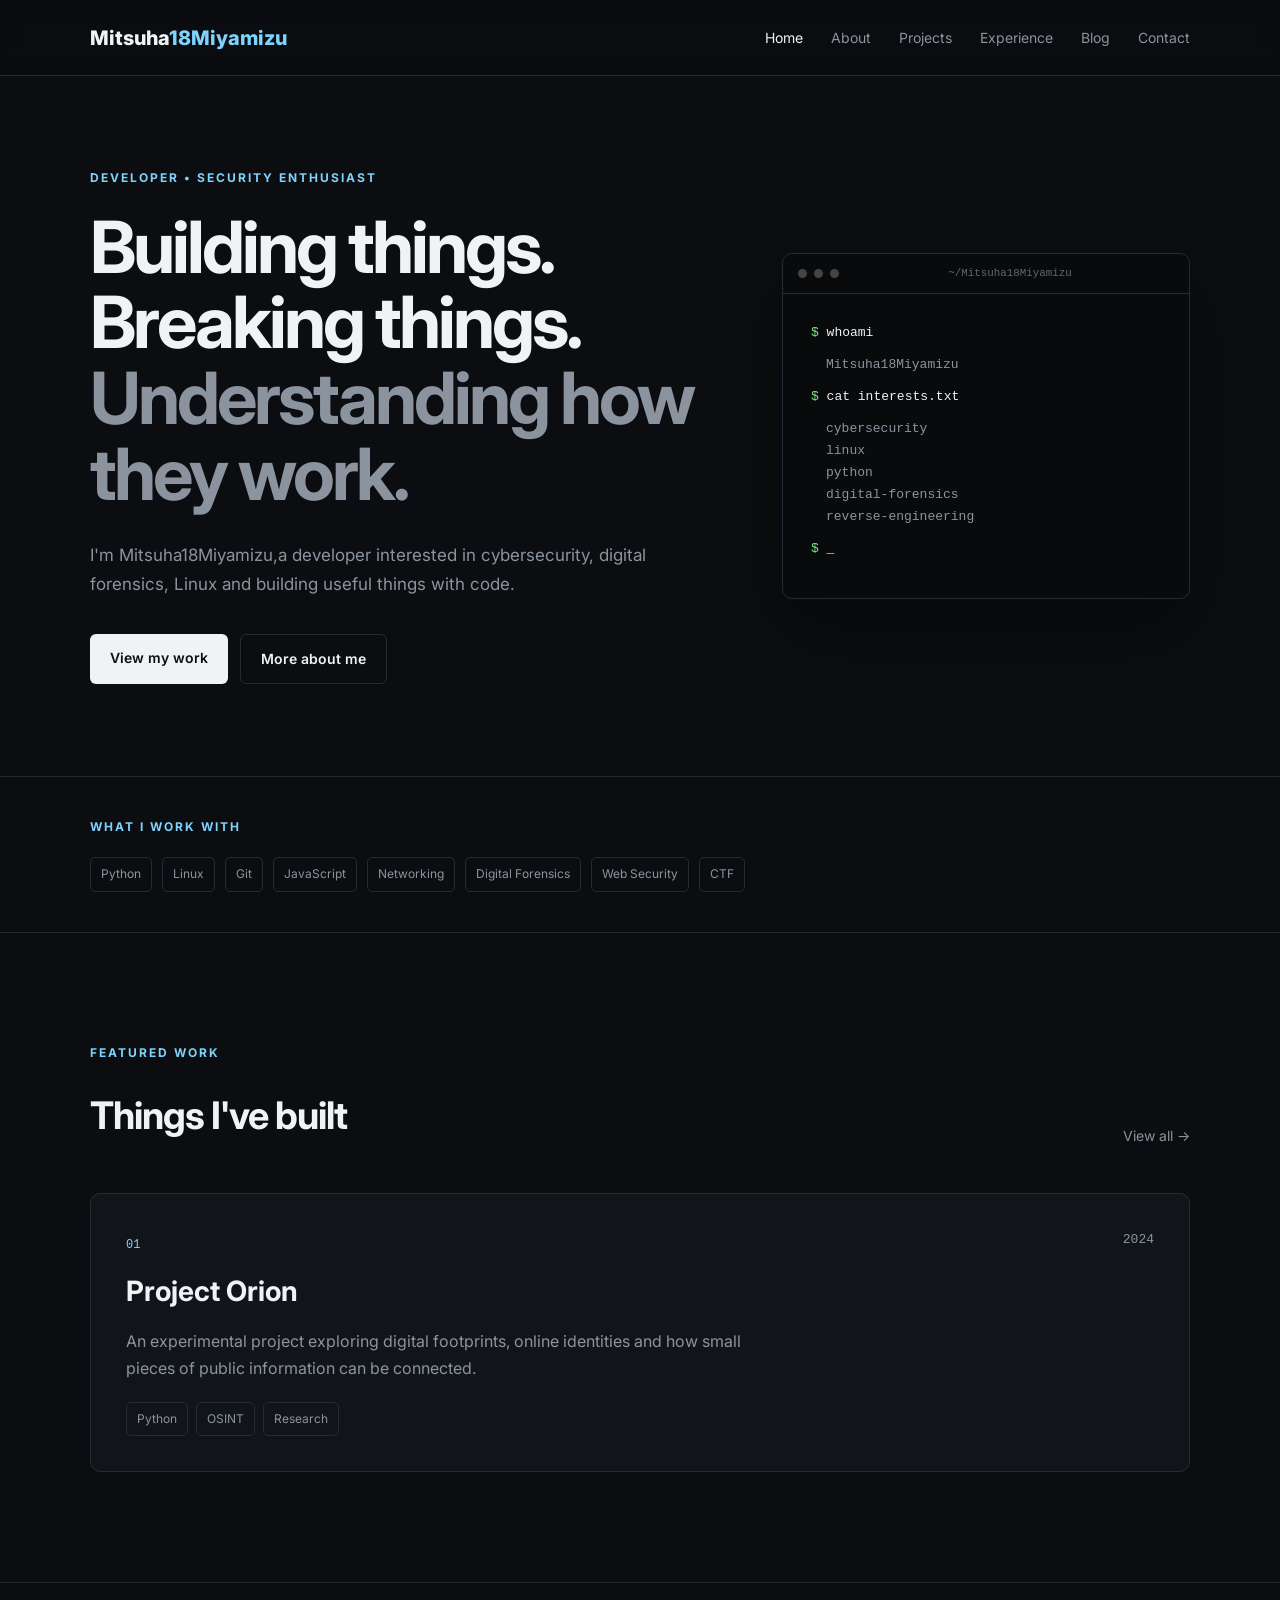
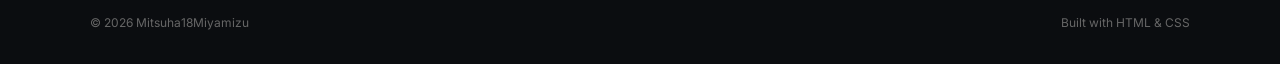
<file: index.html>
<!DOCTYPE html>
<html lang="en">
<head>
    <meta charset="UTF-8">
    <meta name="viewport" content="width=device-width, initial-scale=1.0">

    <meta name="description"
          content="Portfolio of Mitsuha18Miyamizu- developer and cybersecurity enthusiast">

    <meta name="author" content="Mitsuha18Miyamizu">

    <title>Mitsuha18Miyamizu — Developer & Security Researcher</title>

    <link rel="stylesheet" href="style.css">

    <link rel="preconnect"
          href="https://fonts.googleapis.com">

    <link rel="preconnect"
          href="https://fonts.gstatic.com"
          crossorigin>

    <link href="https://fonts.googleapis.com/css2?family=Inter:wght@400;500;600;700;800&display=swap"
          rel="stylesheet">
</head>

<body>

<!-- NAVBAR -->

<header class="navbar">

    <div class="container nav-container">

        <a href="index.html" class="logo">
            Mitsuha<span>18Miyamizu</span>
        </a>

        <nav>

            <a href="index.html" class="active">Home</a>

            <a href="about.html">About</a>

            <a href="projects.html">Projects</a>

            <a href="experience.html">Experience</a>

            <a href="blog.html">Blog</a>

            <a href="contact.html">Contact</a>

        </nav>

    </div>

</header>


<!-- HERO -->

<section class="hero">

    <div class="container hero-grid">

        <div class="hero-content">

            <p class="eyebrow">
                DEVELOPER • SECURITY ENTHUSIAST
            </p>

            <h1>
                Building things.<br>
                Breaking things.<br>
                <span>Understanding how they work.</span>
            </h1>

            <p class="hero-description">

                I'm Mitsuha18Miyamizu,a developer interested in
                cybersecurity, digital forensics, Linux and
                building useful things with code.

            </p>

            <div class="hero-buttons">

                <a href="projects.html"
                   class="btn primary">
                    View my work
                </a>

                <a href="about.html"
                   class="btn secondary">
                    More about me
                </a>

            </div>

        </div>


        <div class="terminal">

            <div class="terminal-header">

                <span></span>
                <span></span>
                <span></span>

                <small>~/Mitsuha18Miyamizu</small>

            </div>

            <div class="terminal-body">

                <p>
                    <span class="green">$</span>
                    whoami
                </p>

                <p class="output">
                    Mitsuha18Miyamizu
                </p>

                <p>
                    <span class="green">$</span>
                    cat interests.txt
                </p>

                <p class="output">
                    cybersecurity<br>
                    linux<br>
                    python<br>
                    digital-forensics<br>
                    reverse-engineering
                </p>

                <p>
                    <span class="green">$</span>
                    _
                </p>

            </div>

        </div>

    </div>

</section>


<!-- SKILLS -->

<section class="skills-section">

    <div class="container">

        <p class="section-label">
            WHAT I WORK WITH
        </p>

        <div class="skills">

            <span>Python</span>
            <span>Linux</span>
            <span>Git</span>
            <span>JavaScript</span>
            <span>Networking</span>
            <span>Digital Forensics</span>
            <span>Web Security</span>
            <span>CTF</span>

        </div>

    </div>

</section>


<!-- FEATURED PROJECT -->

<section class="section">

    <div class="container">

        <div class="section-heading">

            <div>

                <p class="section-label">
                    FEATURED WORK
                </p>

                <h2>
                    Things I've built
                </h2>

            </div>

            <a href="projects.html"
               class="view-link">
                View all →
            </a>

        </div>


        <div class="featured-project">

            <div>

                <span class="project-number">
                    01
                </span>

                <h3>
                    Project Orion
                </h3>

                <p>

                    An experimental project exploring digital
                    footprints, online identities and how small
                    pieces of public information can be connected.

                </p>

                <div class="tags">

                    <span>Python</span>
                    <span>OSINT</span>
                    <span>Research</span>

                </div>

            </div>

            <div class="project-year">
                2024
            </div>

        </div>

    </div>

</section>


<!-- FOOTER -->

<footer>

    <div class="container footer-content">

        <p>
            © 2026 Mitsuha18Miyamizu
        </p>

        <p>
            Built with HTML & CSS
        </p>

    </div>

</footer>

</body>
</html>
</file>
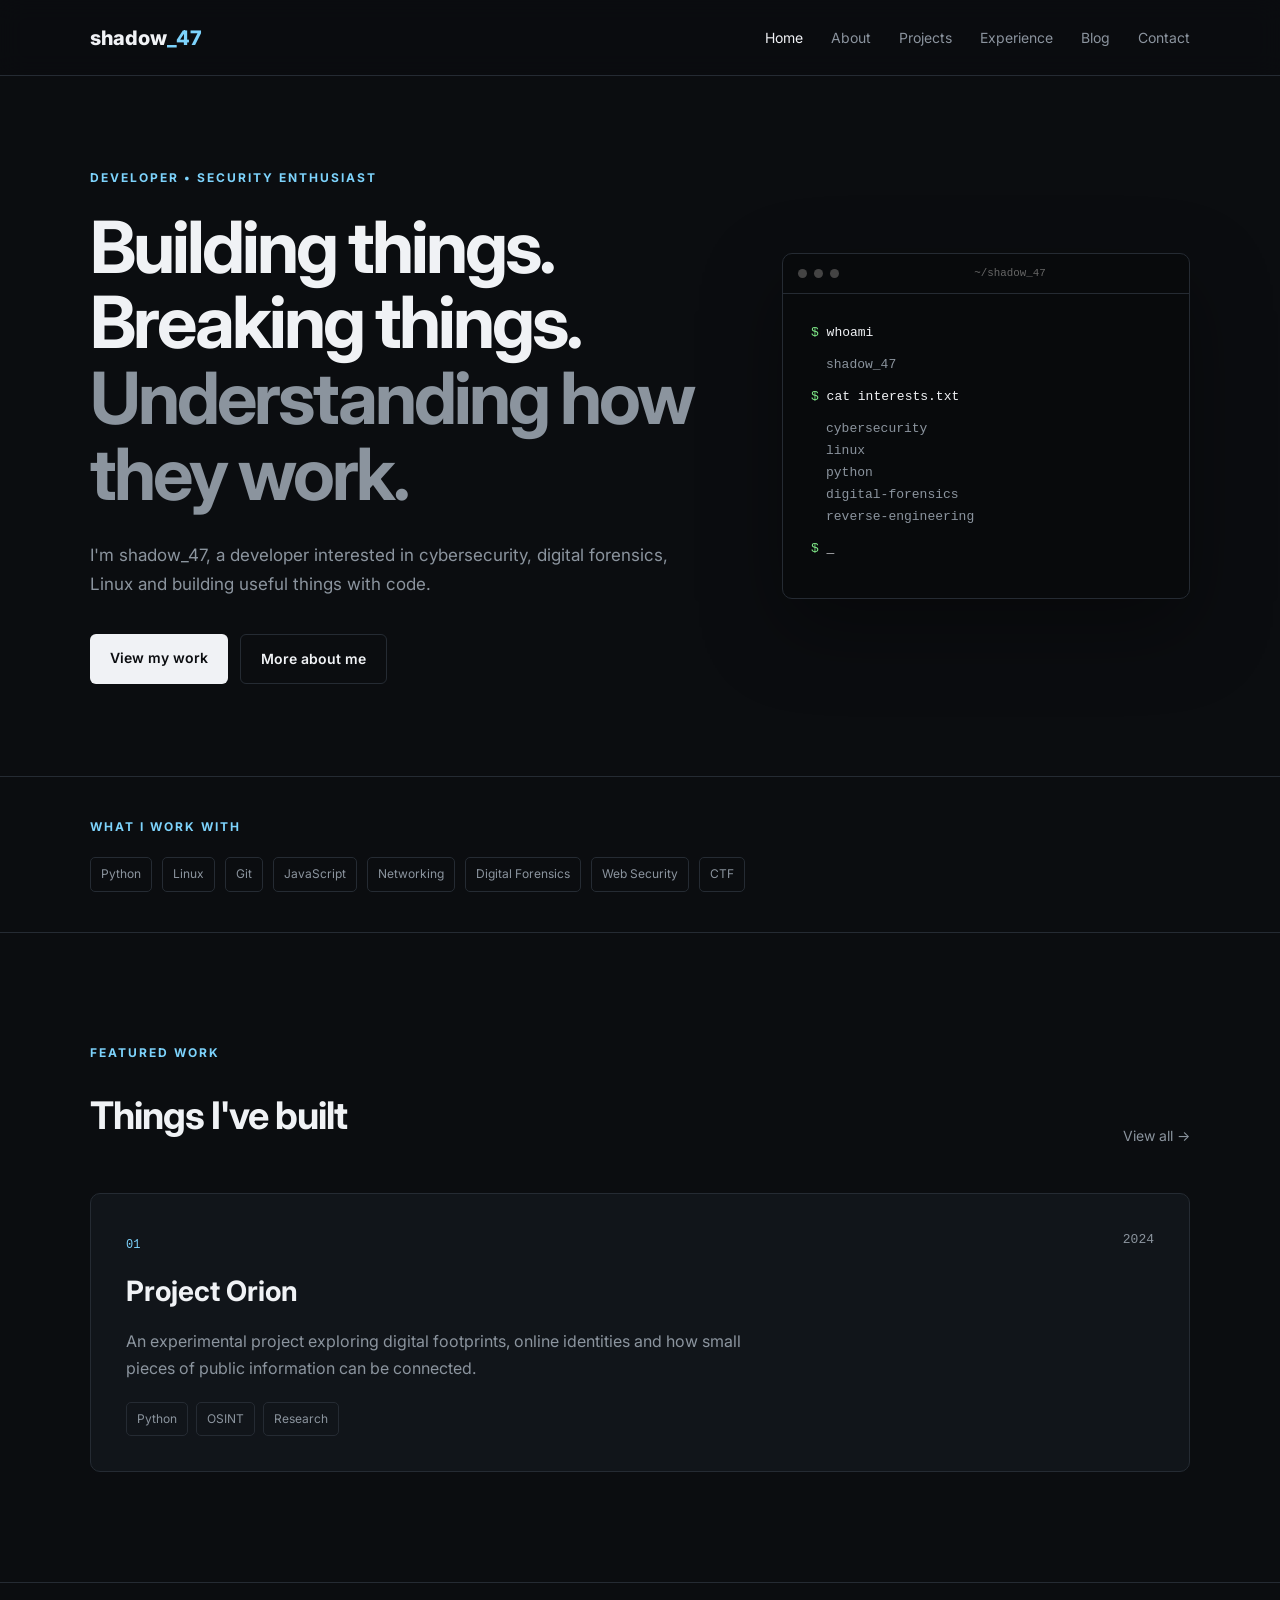
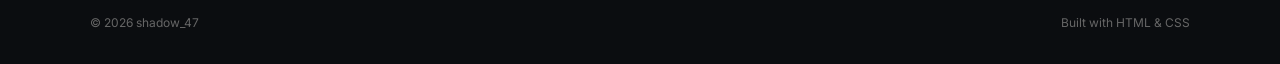
<file: ctf/index.html>
<!DOCTYPE html>
<html lang="en">
<head>
    <meta charset="UTF-8">
    <meta name="viewport" content="width=device-width, initial-scale=1.0">

    <meta name="description"
          content="Portfolio of shadow_47 - developer and cybersecurity enthusiast">

    <meta name="author" content="shadow_47">

    <title>shadow_47 — Developer & Security Researcher</title>

    <link rel="stylesheet" href="style.css">

    <link rel="preconnect"
          href="https://fonts.googleapis.com">

    <link rel="preconnect"
          href="https://fonts.gstatic.com"
          crossorigin>

    <link href="https://fonts.googleapis.com/css2?family=Inter:wght@400;500;600;700;800&display=swap"
          rel="stylesheet">
</head>

<body>

<!-- NAVBAR -->

<header class="navbar">

    <div class="container nav-container">

        <a href="index.html" class="logo">
            shadow<span>_47</span>
        </a>

        <nav>

            <a href="index.html" class="active">Home</a>

            <a href="about.html">About</a>

            <a href="projects.html">Projects</a>

            <a href="experience.html">Experience</a>

            <a href="blog.html">Blog</a>

            <a href="contact.html">Contact</a>

        </nav>

    </div>

</header>


<!-- HERO -->

<section class="hero">

    <div class="container hero-grid">

        <div class="hero-content">

            <p class="eyebrow">
                DEVELOPER • SECURITY ENTHUSIAST
            </p>

            <h1>
                Building things.<br>
                Breaking things.<br>
                <span>Understanding how they work.</span>
            </h1>

            <p class="hero-description">

                I'm shadow_47, a developer interested in
                cybersecurity, digital forensics, Linux and
                building useful things with code.

            </p>

            <div class="hero-buttons">

                <a href="projects.html"
                   class="btn primary">
                    View my work
                </a>

                <a href="about.html"
                   class="btn secondary">
                    More about me
                </a>

            </div>

        </div>


        <div class="terminal">

            <div class="terminal-header">

                <span></span>
                <span></span>
                <span></span>

                <small>~/shadow_47</small>

            </div>

            <div class="terminal-body">

                <p>
                    <span class="green">$</span>
                    whoami
                </p>

                <p class="output">
                    shadow_47
                </p>

                <p>
                    <span class="green">$</span>
                    cat interests.txt
                </p>

                <p class="output">
                    cybersecurity<br>
                    linux<br>
                    python<br>
                    digital-forensics<br>
                    reverse-engineering
                </p>

                <p>
                    <span class="green">$</span>
                    _
                </p>

            </div>

        </div>

    </div>

</section>


<!-- SKILLS -->

<section class="skills-section">

    <div class="container">

        <p class="section-label">
            WHAT I WORK WITH
        </p>

        <div class="skills">

            <span>Python</span>
            <span>Linux</span>
            <span>Git</span>
            <span>JavaScript</span>
            <span>Networking</span>
            <span>Digital Forensics</span>
            <span>Web Security</span>
            <span>CTF</span>

        </div>

    </div>

</section>


<!-- FEATURED PROJECT -->

<section class="section">

    <div class="container">

        <div class="section-heading">

            <div>

                <p class="section-label">
                    FEATURED WORK
                </p>

                <h2>
                    Things I've built
                </h2>

            </div>

            <a href="projects.html"
               class="view-link">
                View all →
            </a>

        </div>


        <div class="featured-project">

            <div>

                <span class="project-number">
                    01
                </span>

                <h3>
                    Project Orion
                </h3>

                <p>

                    An experimental project exploring digital
                    footprints, online identities and how small
                    pieces of public information can be connected.

                </p>

                <div class="tags">

                    <span>Python</span>
                    <span>OSINT</span>
                    <span>Research</span>

                </div>

            </div>

            <div class="project-year">
                2024
            </div>

        </div>

    </div>

</section>


<!-- FOOTER -->

<footer>

    <div class="container footer-content">

        <p>
            © 2026 shadow_47
        </p>

        <p>
            Built with HTML & CSS
        </p>

    </div>

</footer>

</body>
</html>
</file>
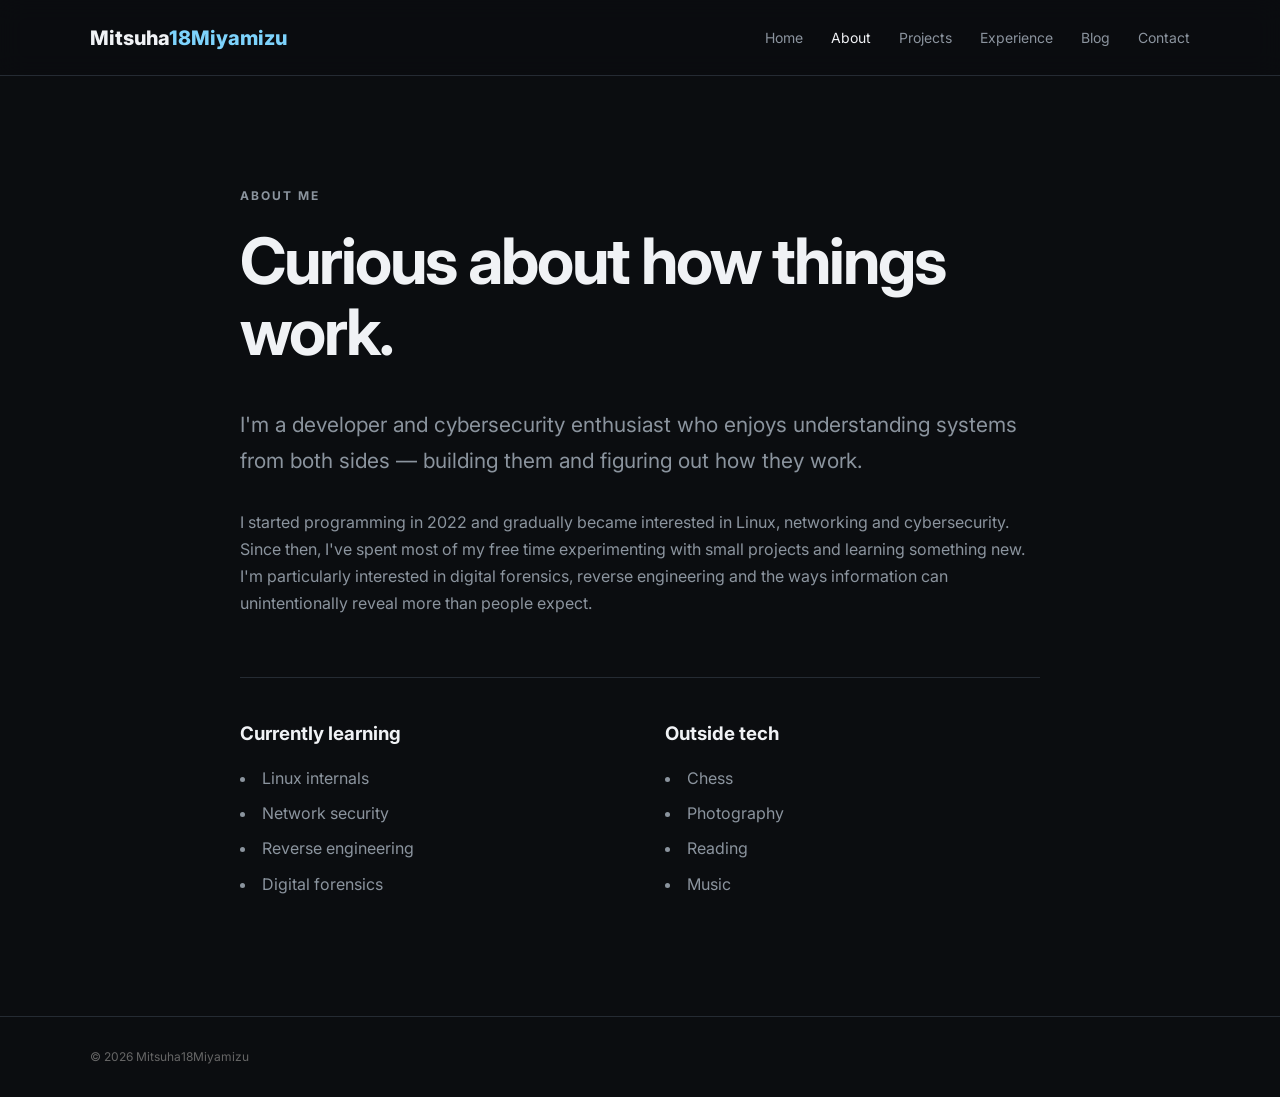
<file: about.html>
<!DOCTYPE html>
<html lang="en">

<head>

    <meta charset="UTF-8">

    <meta name="viewport"
          content="width=device-width, initial-scale=1.0">

    <title>About — Mitsuha18Miyamizu</title>

    <link rel="stylesheet" href="style.css">

    <link href="https://fonts.googleapis.com/css2?family=Inter:wght@400;500;600;700;800&display=swap"
          rel="stylesheet">

</head>

<body>


<header class="navbar">

    <div class="container nav-container">

        <a href="index.html" class="logo">
            Mitsuha<span>18Miyamizu</span>
        </a>

        <nav>

            <a href="index.html">Home</a>
            <a href="about.html" class="active">About</a>
            <a href="projects.html">Projects</a>
            <a href="experience.html">Experience</a>
            <a href="blog.html">Blog</a>
            <a href="contact.html">Contact</a>

        </nav>

    </div>

</header>


<main class="page">

    <div class="container narrow">

        <p class="section-label">
            ABOUT ME
        </p>

        <h1 class="page-title">
            Curious about how things work.
        </h1>


        <p class="large-text">

            I'm a developer and cybersecurity enthusiast who
            enjoys understanding systems from both sides —
            building them and figuring out how they work.

        </p>


        <p>

            I started programming in 2022 and gradually became
            interested in Linux, networking and cybersecurity.
            Since then, I've spent most of my free time
            experimenting with small projects and learning
            something new.

        </p>


        <p>

            I'm particularly interested in digital forensics,
            reverse engineering and the ways information can
            unintentionally reveal more than people expect.

        </p>


        <div class="about-grid">

            <div>

                <h3>Currently learning</h3>

                <ul>

                    <li>Linux internals</li>
                    <li>Network security</li>
                    <li>Reverse engineering</li>
                    <li>Digital forensics</li>

                </ul>

            </div>


            <div>

                <h3>Outside tech</h3>

                <ul>

                    <li>Chess</li>
                    <li>Photography</li>
                    <li>Reading</li>
                    <li>Music</li>

                </ul>

            </div>

        </div>

    </div>

</main>


<footer>

    <div class="container footer-content">

        <p>© 2026 Mitsuha18Miyamizu</p>

    </div>

</footer>


</body>
</html>
</file>
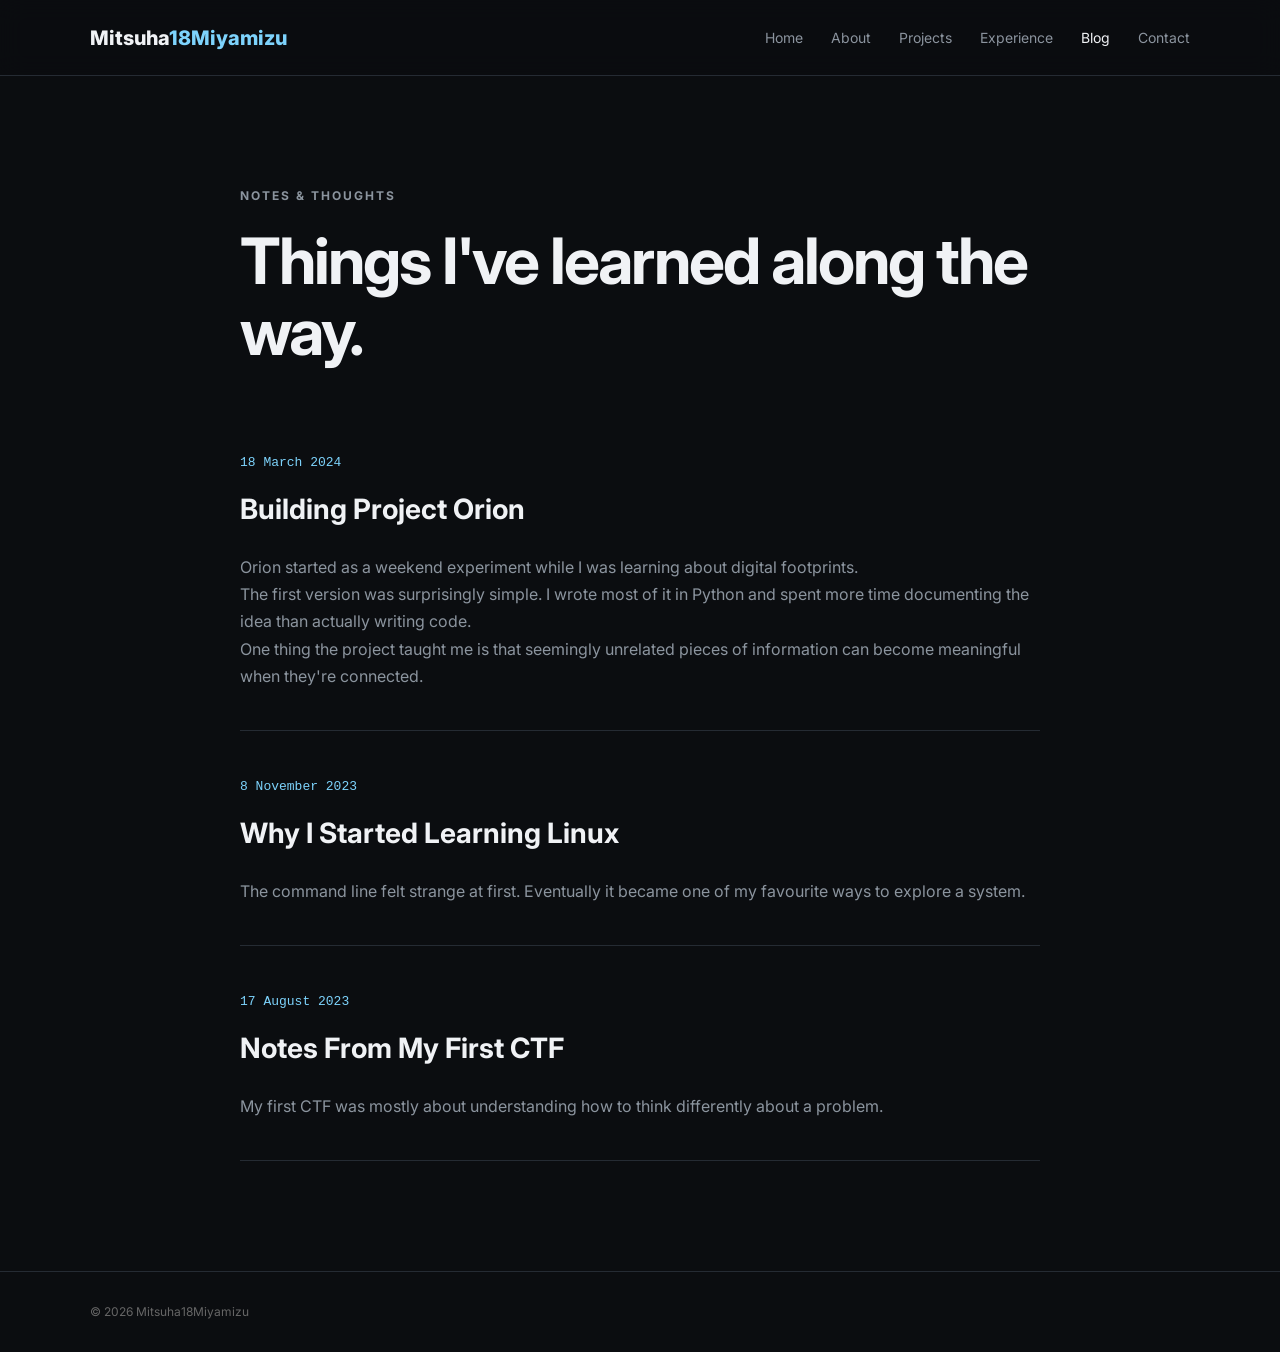
<file: blog.html>
<!DOCTYPE html>
<html lang="en">

<head>

    <meta charset="UTF-8">

    <meta name="viewport"
          content="width=device-width, initial-scale=1.0">

    <title>Blog — Mitsuha18Miyamizu</title>

    <link rel="stylesheet" href="style.css">

    <link href="https://fonts.googleapis.com/css2?family=Inter:wght@400;500;600;700;800&display=swap"
          rel="stylesheet">

</head>

<body>


<header class="navbar">

    <div class="container nav-container">

        <a href="index.html" class="logo">
            Mitsuha<span>18Miyamizu</span>
        </a>

        <nav>

            <a href="index.html">Home</a>
            <a href="about.html">About</a>
            <a href="projects.html">Projects</a>
            <a href="experience.html">Experience</a>
            <a href="blog.html" class="active">Blog</a>
            <a href="contact.html">Contact</a>

        </nav>

    </div>

</header>


<main class="page">

    <div class="container narrow">

        <p class="section-label">
            NOTES & THOUGHTS
        </p>

        <h1 class="page-title">
            Things I've learned along the way.
        </h1>


        <!-- BLOG -->

        <article class="blog">

            <span class="blog-date">
                18 March 2024
            </span>

            <h2>
                Building Project Orion
            </h2>

            <p>

                Orion started as a weekend experiment while
                I was learning about digital footprints.

            </p>

            <p>

                The first version was surprisingly simple.
                I wrote most of it in Python and spent more
                time documenting the idea than actually
                writing code.

            </p>

            <p>

                One thing the project taught me is that
                seemingly unrelated pieces of information
                can become meaningful when they're connected.

            </p>

        </article>


        <article class="blog">

            <span class="blog-date">
                8 November 2023
            </span>

            <h2>
                Why I Started Learning Linux
            </h2>

            <p>

                The command line felt strange at first.
                Eventually it became one of my favourite
                ways to explore a system.

            </p>

        </article>


        <article class="blog">

            <span class="blog-date">
                17 August 2023
            </span>

            <h2>
                Notes From My First CTF
            </h2>

            <p>

                My first CTF was mostly about understanding
                how to think differently about a problem.

            </p>

        </article>

    </div>

</main>


<footer>

    <div class="container footer-content">

        <p>© 2026 Mitsuha18Miyamizu</p>

    </div>

</footer>


</body>
</html>
</file>
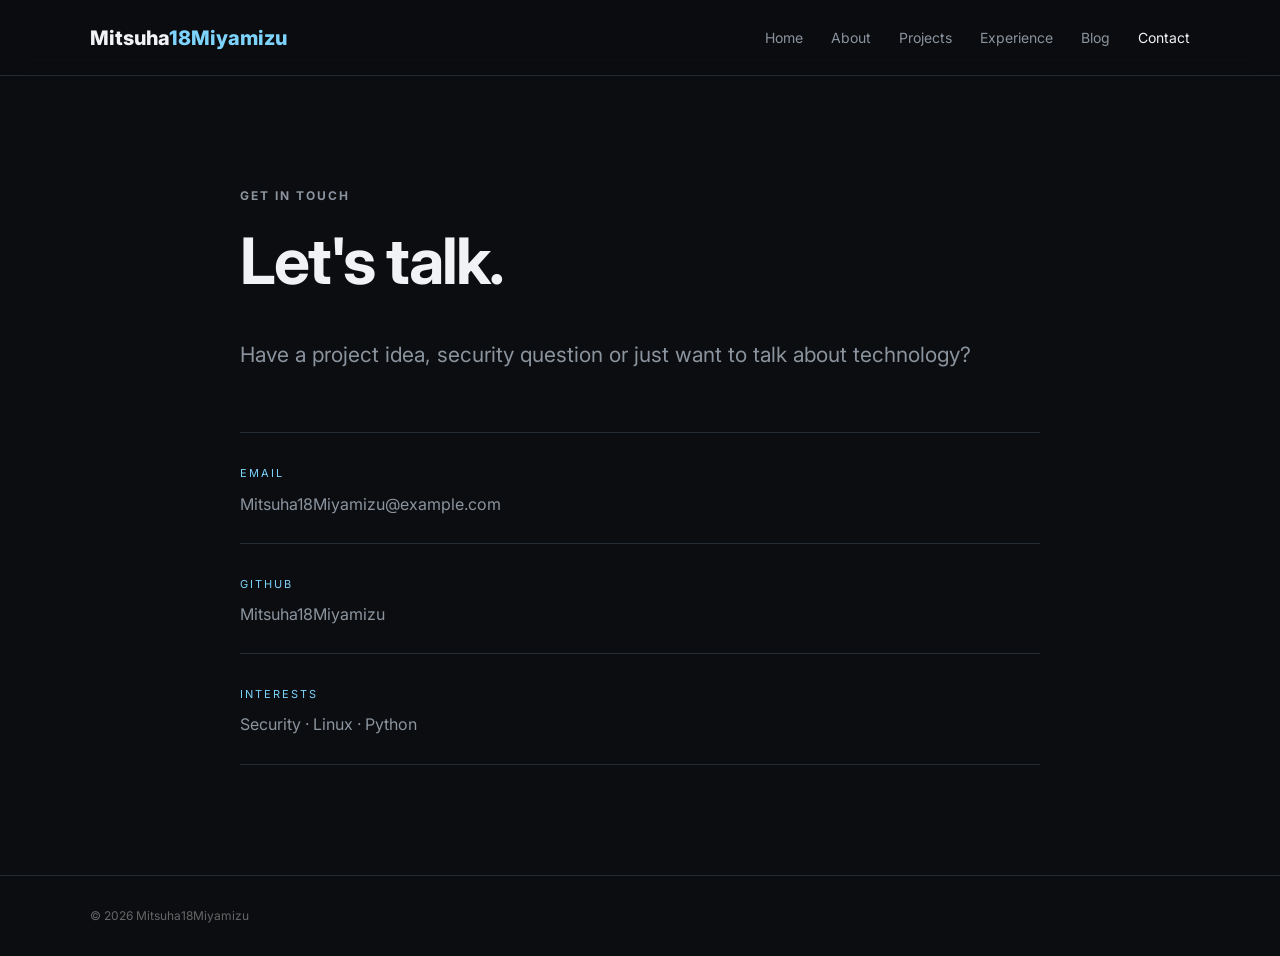
<file: contact.html>
<!DOCTYPE html>
<html lang="en">

<head>

    <meta charset="UTF-8">

    <meta name="viewport"
          content="width=device-width, initial-scale=1.0">

    <title>Contact — Mitsuha18Miyamizu</title>

    <link rel="stylesheet" href="style.css">

    <link href="https://fonts.googleapis.com/css2?family=Inter:wght@400;500;600;700;800&display=swap"
          rel="stylesheet">

</head>

<body>


<header class="navbar">

    <div class="container nav-container">

        <a href="index.html" class="logo">
            Mitsuha<span>18Miyamizu</span>
        </a>

        <nav>

            <a href="index.html">Home</a>
            <a href="about.html">About</a>
            <a href="projects.html">Projects</a>
            <a href="experience.html">Experience</a>
            <a href="blog.html">Blog</a>
            <a href="contact.html" class="active">Contact</a>

        </nav>

    </div>

</header>


<main class="page contact-page">

    <div class="container narrow">

        <p class="section-label">
            GET IN TOUCH
        </p>

        <h1 class="page-title">
            Let's talk.
        </h1>

        <p class="large-text">

            Have a project idea, security question or just
            want to talk about technology?

        </p>


        <div class="contact-details">

            <div>

                <span>
                    EMAIL
                </span>

                <p>
                    Mitsuha18Miyamizu@example.com
                </p>

            </div>


            <div>

                <span>
                    GITHUB
                </span>

                <p>
                    Mitsuha18Miyamizu
                </p>

            </div>


            <div>

                <span>
                    INTERESTS
                </span>

                <p>
                    Security · Linux · Python
                </p>

            </div>

        </div>

    </div>

</main>


<footer>

    <div class="container footer-content">

        <p>© 2026 Mitsuha18Miyamizu</p>

    </div>

</footer>


</body>
</html>
</file>
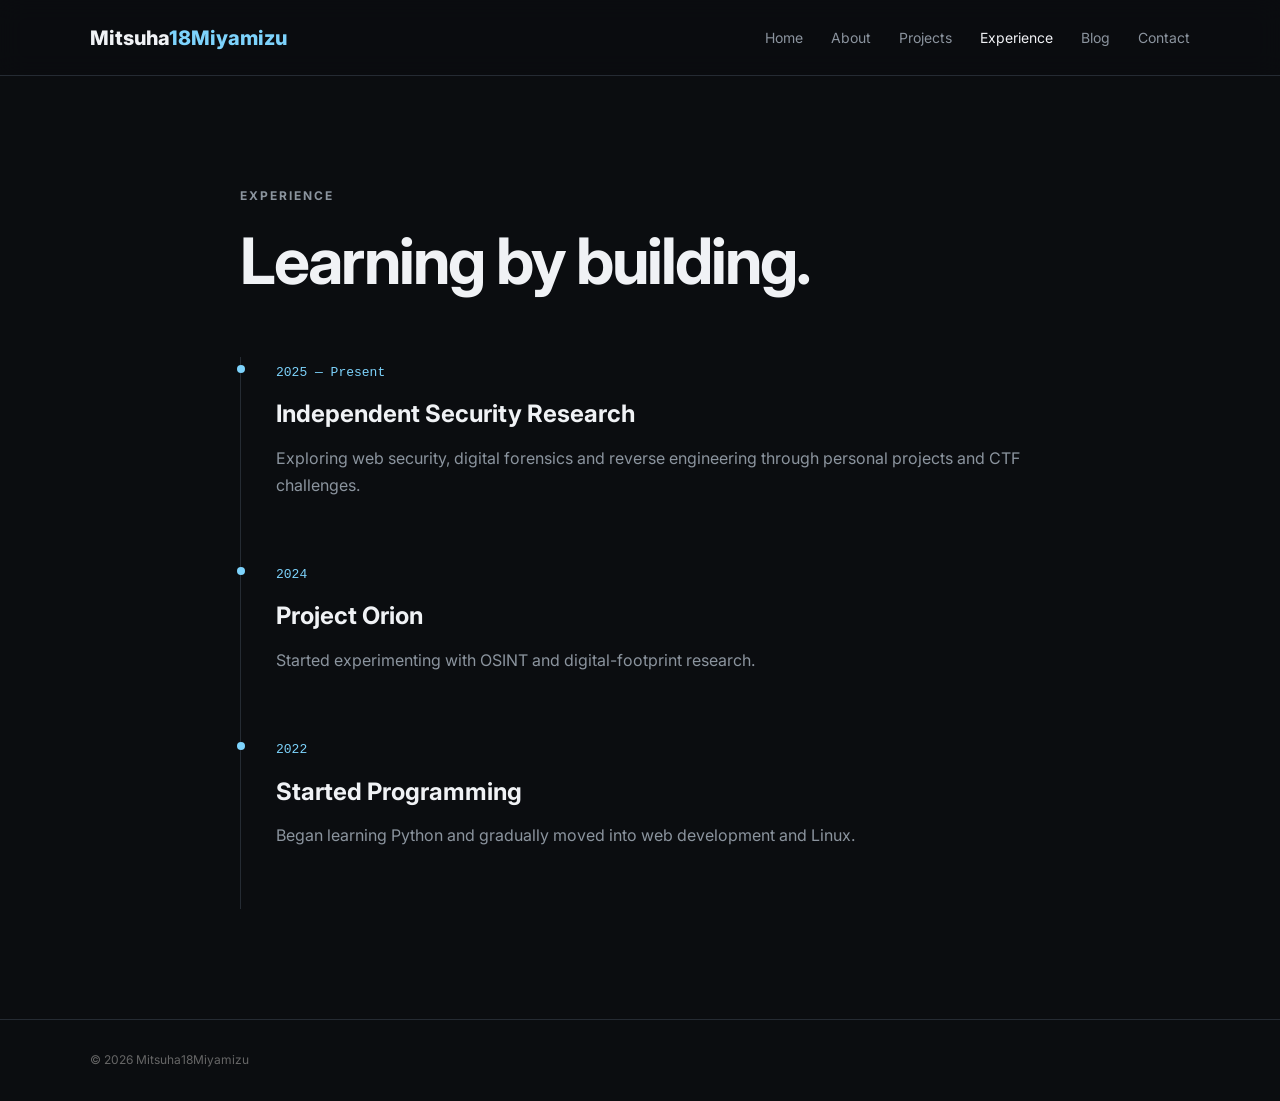
<file: experience.html>
<!DOCTYPE html>
<html lang="en">

<head>

    <meta charset="UTF-8">

    <meta name="viewport"
          content="width=device-width, initial-scale=1.0">

    <title>Experience — Mitsuha18Miyamizu</title>

    <link rel="stylesheet" href="style.css">

    <link href="https://fonts.googleapis.com/css2?family=Inter:wght@400;500;600;700;800&display=swap"
          rel="stylesheet">

</head>

<body>


<header class="navbar">

    <div class="container nav-container">

        <a href="index.html" class="logo">
            Mitsuha<span>18Miyamizu</span>
        </a>

        <nav>

            <a href="index.html">Home</a>
            <a href="about.html">About</a>
            <a href="projects.html">Projects</a>
            <a href="experience.html" class="active">Experience</a>
            <a href="blog.html">Blog</a>
            <a href="contact.html">Contact</a>

        </nav>

    </div>

</header>


<main class="page">

    <div class="container narrow">

        <p class="section-label">
            EXPERIENCE
        </p>

        <h1 class="page-title">
            Learning by building.
        </h1>


        <div class="timeline">


            <div class="timeline-item">

                <span class="timeline-date">
                    2025 — Present
                </span>

                <h2>
                    Independent Security Research
                </h2>

                <p>

                    Exploring web security, digital forensics
                    and reverse engineering through personal
                    projects and CTF challenges.

                </p>

            </div>


            <div class="timeline-item">

                <span class="timeline-date">
                    2024
                </span>

                <h2>
                    Project Orion
                </h2>

                <p>

                    Started experimenting with OSINT and
                    digital-footprint research.

                </p>

            </div>


            <div class="timeline-item">

                <span class="timeline-date">
                    2022
                </span>

                <h2>
                    Started Programming
                </h2>

                <p>

                    Began learning Python and gradually moved
                    into web development and Linux.

                </p>

            </div>


        </div>

    </div>

</main>


<footer>

    <div class="container footer-content">

        <p>© 2026 Mitsuha18Miyamizu</p>

    </div>

</footer>


</body>
</html>
</file>
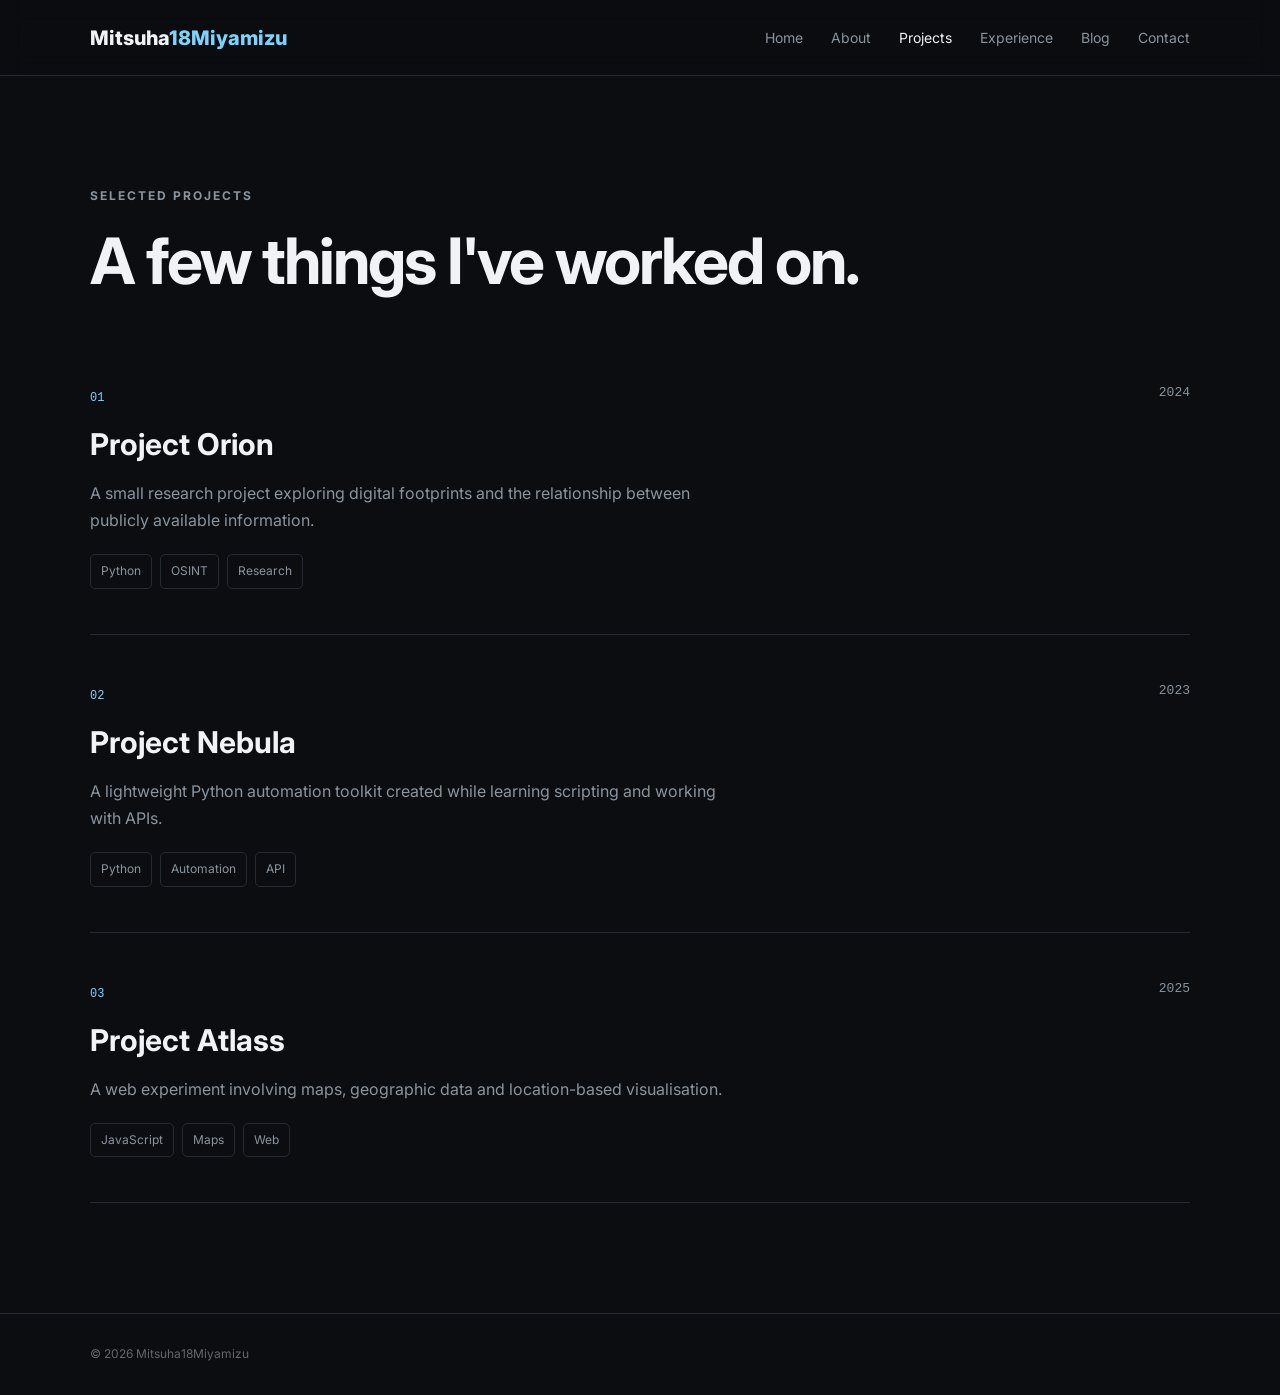
<file: projects.html>
<!DOCTYPE html>
<html lang="en">

<head>

    <meta charset="UTF-8">

    <meta name="viewport"
          content="width=device-width, initial-scale=1.0">

    <title>Projects — Mitsuha18Miyamizu</title>

    <link rel="stylesheet" href="style.css">

    <link href="https://fonts.googleapis.com/css2?family=Inter:wght@400;500;600;700;800&display=swap"
          rel="stylesheet">

</head>

<body>


<header class="navbar">

    <div class="container nav-container">

        <a href="index.html" class="logo">
            Mitsuha<span>18Miyamizu</span>
        </a>

        <nav>

            <a href="index.html">Home</a>
            <a href="about.html">About</a>
            <a href="projects.html" class="active">Projects</a>
            <a href="experience.html">Experience</a>
            <a href="blog.html">Blog</a>
            <a href="contact.html">Contact</a>

        </nav>

    </div>

</header>


<main class="page">

    <div class="container">

        <p class="section-label">
            SELECTED PROJECTS
        </p>

        <h1 class="page-title">
            A few things I've worked on.
        </h1>


        <!-- PROJECT 1 -->

        <article class="project-row">

            <div class="project-info">

                <span class="project-number">
                    01
                </span>

                <h2>
                    Project Orion
                </h2>

                <p>

                    A small research project exploring digital
                    footprints and the relationship between
                    publicly available information.

                </p>

                <div class="tags">

                    <span>Python</span>
                    <span>OSINT</span>
                    <span>Research</span>

                </div>

            </div>

            <div class="project-meta">

                <span>2024</span>

            </div>

        </article>


        <!-- PROJECT 2 -->

        <article class="project-row">

            <div class="project-info">

                <span class="project-number">
                    02
                </span>

                <h2>
                    Project Nebula
                </h2>

                <p>

                    A lightweight Python automation toolkit
                    created while learning scripting and
                    working with APIs.

                </p>

                <div class="tags">

                    <span>Python</span>
                    <span>Automation</span>
                    <span>API</span>

                </div>

            </div>

            <div class="project-meta">

                <span>2023</span>

            </div>

        </article>


        <!-- PROJECT 3 -->

        <article class="project-row">

            <div class="project-info">

                <span class="project-number">
                    03
                </span>

                <h2>
                    Project Atlass
                </h2>

                <p>

                    A web experiment involving maps,
                    geographic data and location-based
                    visualisation.

                </p>

                <div class="tags">

                    <span>JavaScript</span>
                    <span>Maps</span>
                    <span>Web</span>

                </div>

            </div>

            <div class="project-meta">

                <span>2025</span>

            </div>

        </article>


    </div>

</main>


<footer>

    <div class="container footer-content">

        <p>© 2026 Mitsuha18Miyamizu</p>

    </div>

</footer>


</body>
</html>
</file>
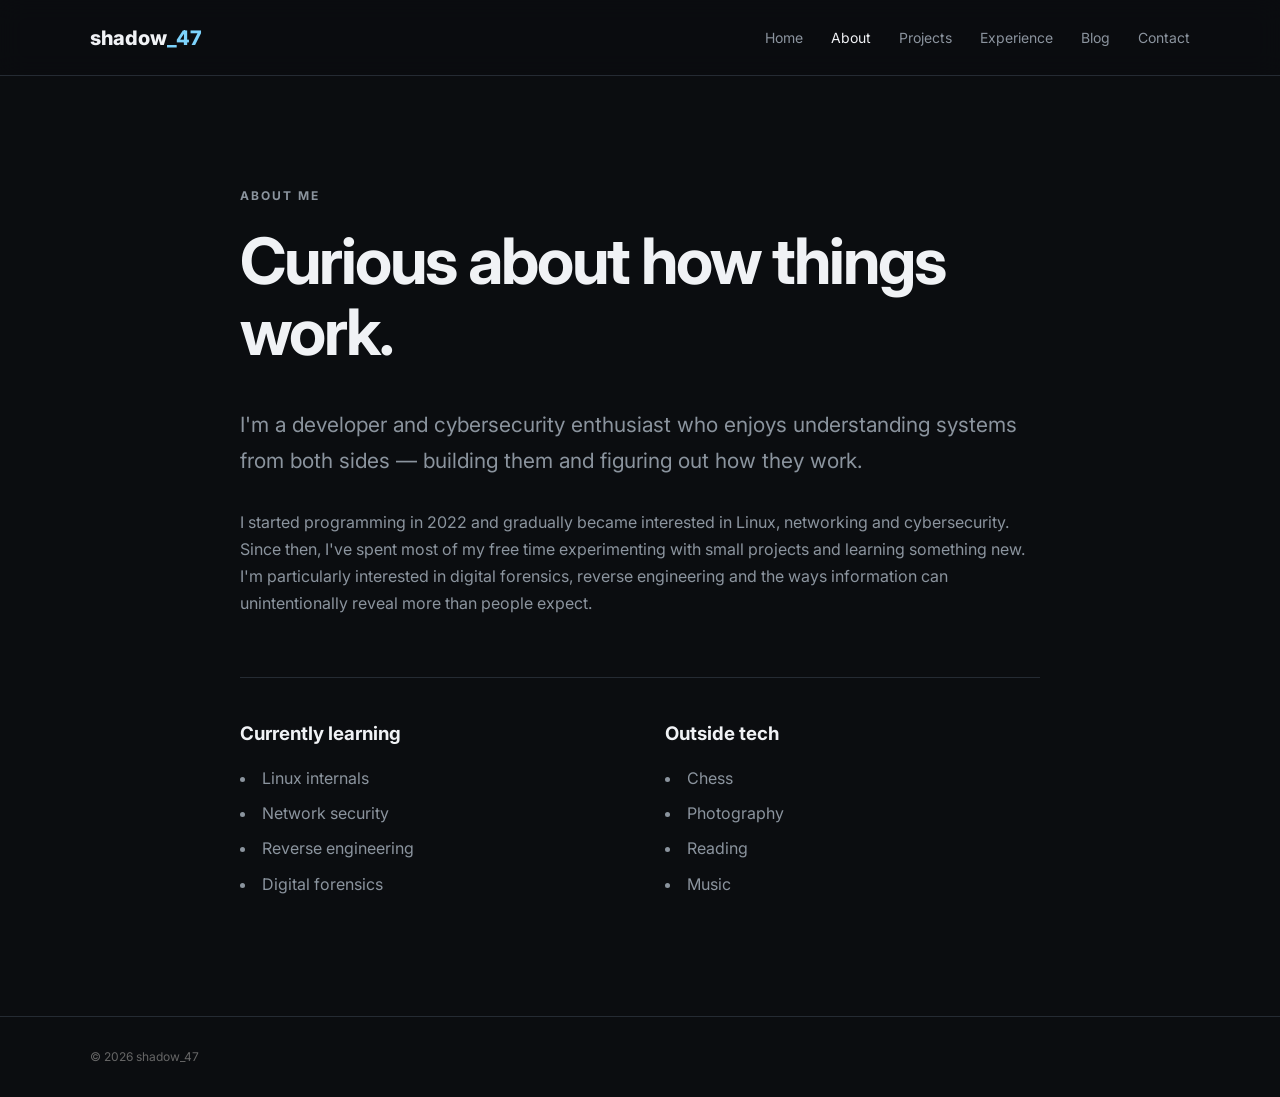
<file: ctf/about.html>
<!DOCTYPE html>
<html lang="en">

<head>

    <meta charset="UTF-8">

    <meta name="viewport"
          content="width=device-width, initial-scale=1.0">

    <title>About — shadow_47</title>

    <link rel="stylesheet" href="style.css">

    <link href="https://fonts.googleapis.com/css2?family=Inter:wght@400;500;600;700;800&display=swap"
          rel="stylesheet">

</head>

<body>


<header class="navbar">

    <div class="container nav-container">

        <a href="index.html" class="logo">
            shadow<span>_47</span>
        </a>

        <nav>

            <a href="index.html">Home</a>
            <a href="about.html" class="active">About</a>
            <a href="projects.html">Projects</a>
            <a href="experience.html">Experience</a>
            <a href="blog.html">Blog</a>
            <a href="contact.html">Contact</a>

        </nav>

    </div>

</header>


<main class="page">

    <div class="container narrow">

        <p class="section-label">
            ABOUT ME
        </p>

        <h1 class="page-title">
            Curious about how things work.
        </h1>


        <p class="large-text">

            I'm a developer and cybersecurity enthusiast who
            enjoys understanding systems from both sides —
            building them and figuring out how they work.

        </p>


        <p>

            I started programming in 2022 and gradually became
            interested in Linux, networking and cybersecurity.
            Since then, I've spent most of my free time
            experimenting with small projects and learning
            something new.

        </p>


        <p>

            I'm particularly interested in digital forensics,
            reverse engineering and the ways information can
            unintentionally reveal more than people expect.

        </p>


        <div class="about-grid">

            <div>

                <h3>Currently learning</h3>

                <ul>

                    <li>Linux internals</li>
                    <li>Network security</li>
                    <li>Reverse engineering</li>
                    <li>Digital forensics</li>

                </ul>

            </div>


            <div>

                <h3>Outside tech</h3>

                <ul>

                    <li>Chess</li>
                    <li>Photography</li>
                    <li>Reading</li>
                    <li>Music</li>

                </ul>

            </div>

        </div>

    </div>

</main>


<footer>

    <div class="container footer-content">

        <p>© 2026 shadow_47</p>

    </div>

</footer>


</body>
</html>
</file>
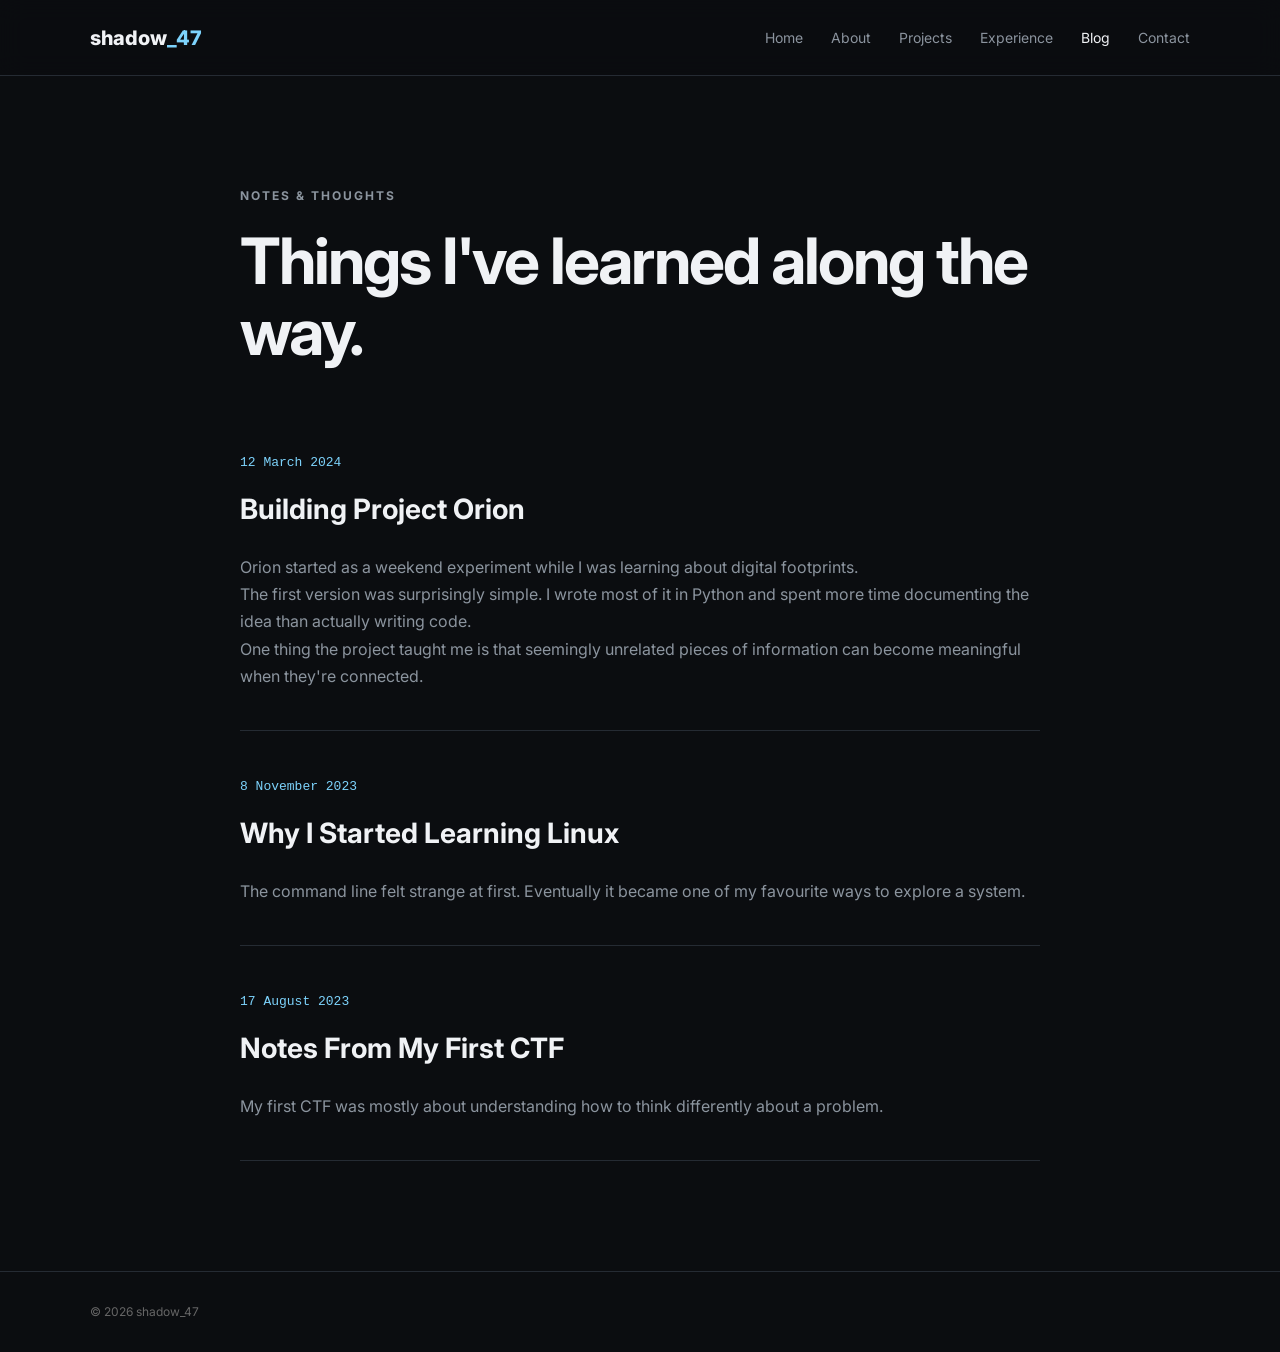
<file: ctf/blog.html>
<!DOCTYPE html>
<html lang="en">

<head>

    <meta charset="UTF-8">

    <meta name="viewport"
          content="width=device-width, initial-scale=1.0">

    <title>Blog — shadow_47</title>

    <link rel="stylesheet" href="style.css">

    <link href="https://fonts.googleapis.com/css2?family=Inter:wght@400;500;600;700;800&display=swap"
          rel="stylesheet">

</head>

<body>


<header class="navbar">

    <div class="container nav-container">

        <a href="index.html" class="logo">
            shadow<span>_47</span>
        </a>

        <nav>

            <a href="index.html">Home</a>
            <a href="about.html">About</a>
            <a href="projects.html">Projects</a>
            <a href="experience.html">Experience</a>
            <a href="blog.html" class="active">Blog</a>
            <a href="contact.html">Contact</a>

        </nav>

    </div>

</header>


<main class="page">

    <div class="container narrow">

        <p class="section-label">
            NOTES & THOUGHTS
        </p>

        <h1 class="page-title">
            Things I've learned along the way.
        </h1>


        <!-- BLOG -->

        <article class="blog">

            <span class="blog-date">
                12 March 2024
            </span>

            <h2>
                Building Project Orion
            </h2>

            <p>

                Orion started as a weekend experiment while
                I was learning about digital footprints.

            </p>

            <p>

                The first version was surprisingly simple.
                I wrote most of it in Python and spent more
                time documenting the idea than actually
                writing code.

            </p>

            <p>

                One thing the project taught me is that
                seemingly unrelated pieces of information
                can become meaningful when they're connected.

            </p>

        </article>


        <article class="blog">

            <span class="blog-date">
                8 November 2023
            </span>

            <h2>
                Why I Started Learning Linux
            </h2>

            <p>

                The command line felt strange at first.
                Eventually it became one of my favourite
                ways to explore a system.

            </p>

        </article>


        <article class="blog">

            <span class="blog-date">
                17 August 2023
            </span>

            <h2>
                Notes From My First CTF
            </h2>

            <p>

                My first CTF was mostly about understanding
                how to think differently about a problem.

            </p>

        </article>

    </div>

</main>


<footer>

    <div class="container footer-content">

        <p>© 2026 shadow_47</p>

    </div>

</footer>


</body>
</html>
</file>
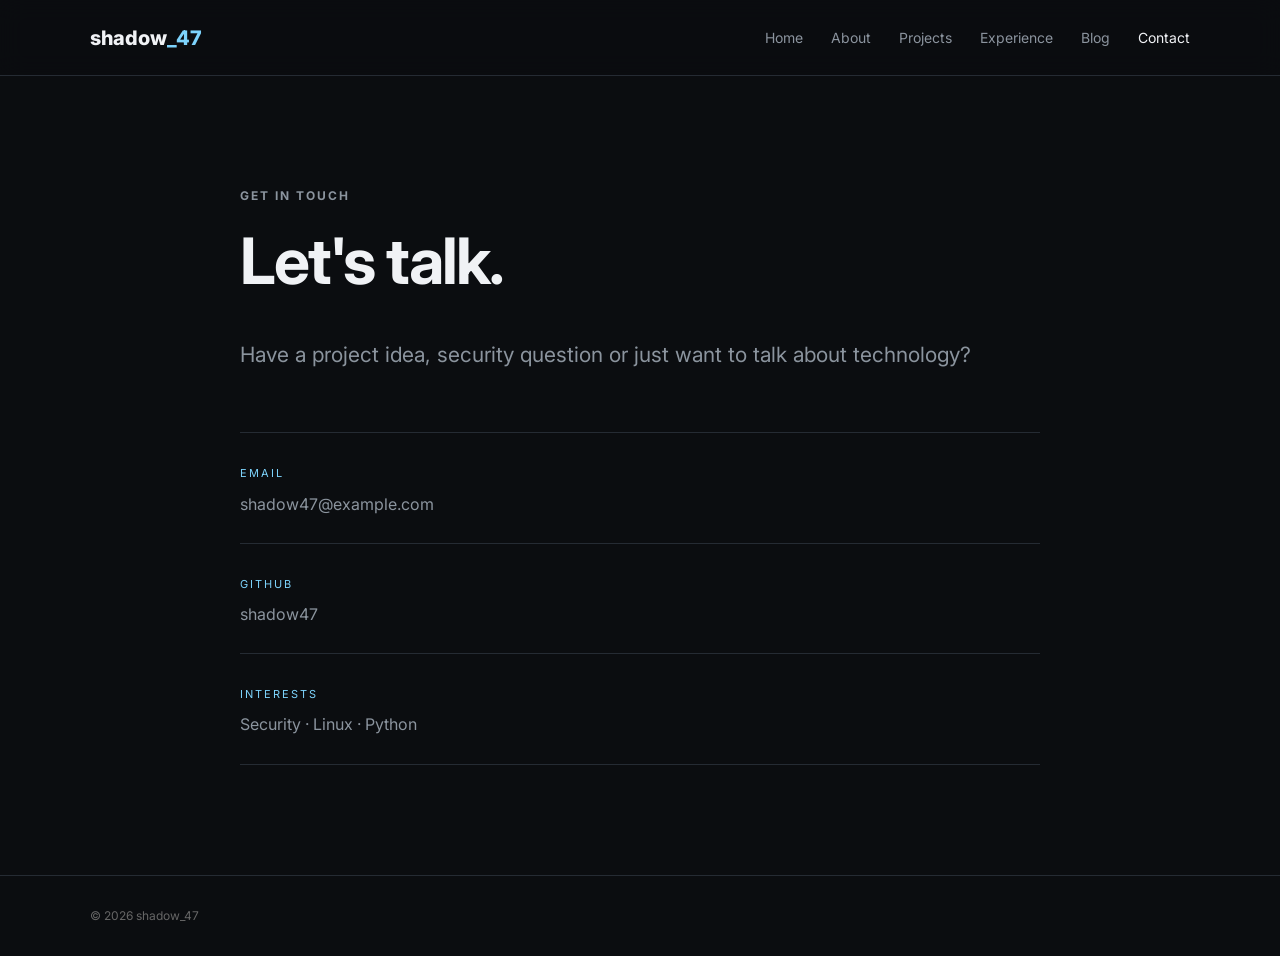
<file: ctf/contact.html>
<!DOCTYPE html>
<html lang="en">

<head>

    <meta charset="UTF-8">

    <meta name="viewport"
          content="width=device-width, initial-scale=1.0">

    <title>Contact — shadow_47</title>

    <link rel="stylesheet" href="style.css">

    <link href="https://fonts.googleapis.com/css2?family=Inter:wght@400;500;600;700;800&display=swap"
          rel="stylesheet">

</head>

<body>


<header class="navbar">

    <div class="container nav-container">

        <a href="index.html" class="logo">
            shadow<span>_47</span>
        </a>

        <nav>

            <a href="index.html">Home</a>
            <a href="about.html">About</a>
            <a href="projects.html">Projects</a>
            <a href="experience.html">Experience</a>
            <a href="blog.html">Blog</a>
            <a href="contact.html" class="active">Contact</a>

        </nav>

    </div>

</header>


<main class="page contact-page">

    <div class="container narrow">

        <p class="section-label">
            GET IN TOUCH
        </p>

        <h1 class="page-title">
            Let's talk.
        </h1>

        <p class="large-text">

            Have a project idea, security question or just
            want to talk about technology?

        </p>


        <div class="contact-details">

            <div>

                <span>
                    EMAIL
                </span>

                <p>
                    shadow47@example.com
                </p>

            </div>


            <div>

                <span>
                    GITHUB
                </span>

                <p>
                    shadow47
                </p>

            </div>


            <div>

                <span>
                    INTERESTS
                </span>

                <p>
                    Security · Linux · Python
                </p>

            </div>

        </div>

    </div>

</main>


<footer>

    <div class="container footer-content">

        <p>© 2026 shadow_47</p>

    </div>

</footer>


</body>
</html>
</file>
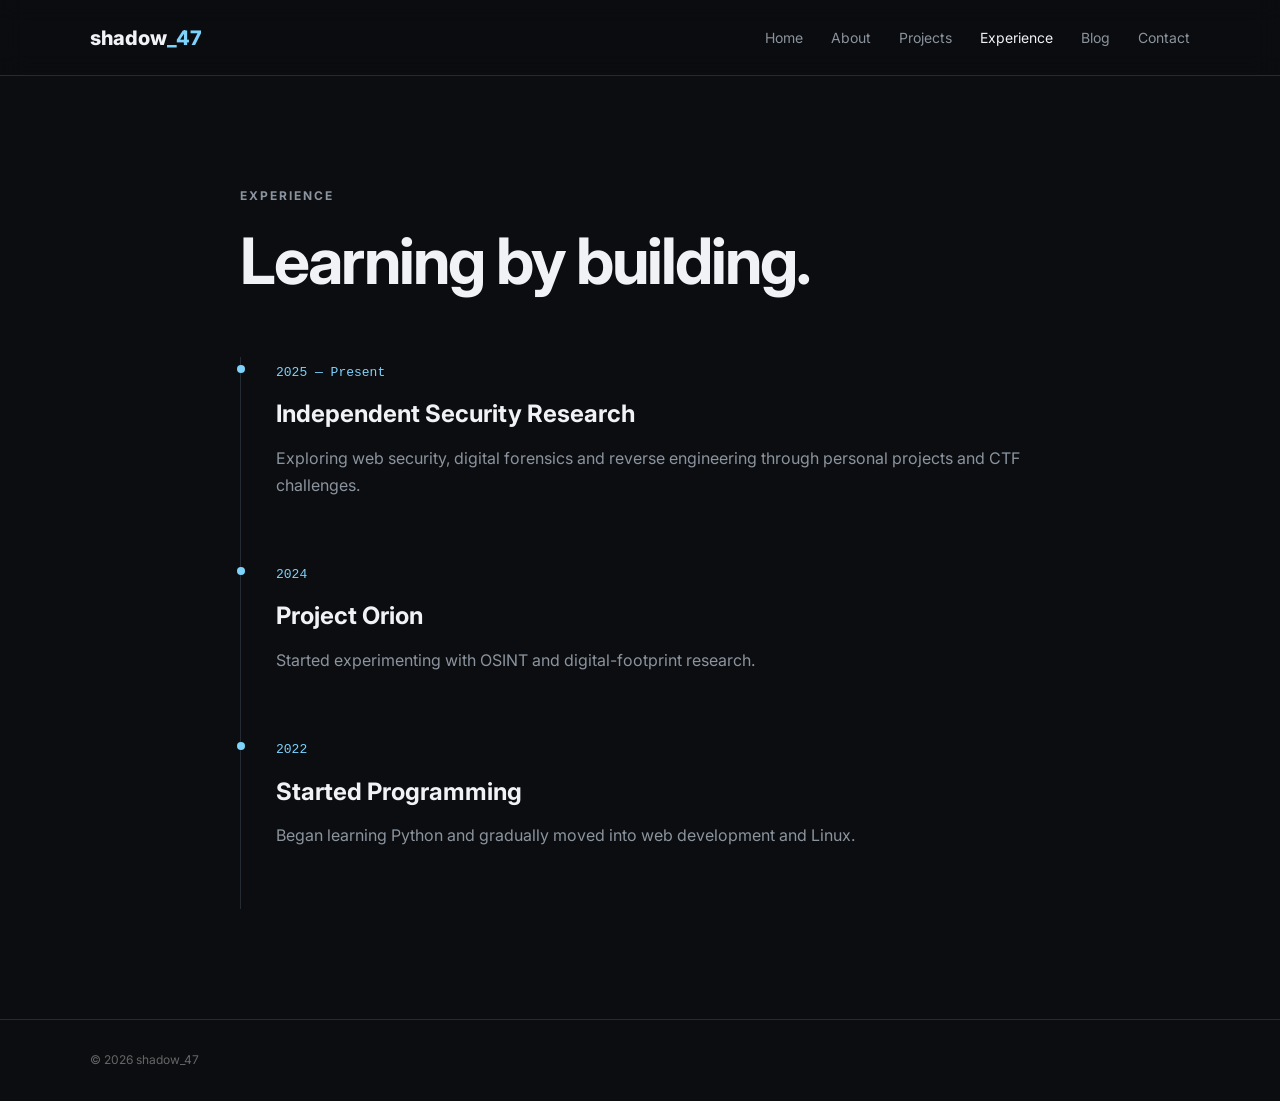
<file: ctf/experience.html>
<!DOCTYPE html>
<html lang="en">

<head>

    <meta charset="UTF-8">

    <meta name="viewport"
          content="width=device-width, initial-scale=1.0">

    <title>Experience — shadow_47</title>

    <link rel="stylesheet" href="style.css">

    <link href="https://fonts.googleapis.com/css2?family=Inter:wght@400;500;600;700;800&display=swap"
          rel="stylesheet">

</head>

<body>


<header class="navbar">

    <div class="container nav-container">

        <a href="index.html" class="logo">
            shadow<span>_47</span>
        </a>

        <nav>

            <a href="index.html">Home</a>
            <a href="about.html">About</a>
            <a href="projects.html">Projects</a>
            <a href="experience.html" class="active">Experience</a>
            <a href="blog.html">Blog</a>
            <a href="contact.html">Contact</a>

        </nav>

    </div>

</header>


<main class="page">

    <div class="container narrow">

        <p class="section-label">
            EXPERIENCE
        </p>

        <h1 class="page-title">
            Learning by building.
        </h1>


        <div class="timeline">


            <div class="timeline-item">

                <span class="timeline-date">
                    2025 — Present
                </span>

                <h2>
                    Independent Security Research
                </h2>

                <p>

                    Exploring web security, digital forensics
                    and reverse engineering through personal
                    projects and CTF challenges.

                </p>

            </div>


            <div class="timeline-item">

                <span class="timeline-date">
                    2024
                </span>

                <h2>
                    Project Orion
                </h2>

                <p>

                    Started experimenting with OSINT and
                    digital-footprint research.

                </p>

            </div>


            <div class="timeline-item">

                <span class="timeline-date">
                    2022
                </span>

                <h2>
                    Started Programming
                </h2>

                <p>

                    Began learning Python and gradually moved
                    into web development and Linux.

                </p>

            </div>


        </div>

    </div>

</main>


<footer>

    <div class="container footer-content">

        <p>© 2026 shadow_47</p>

    </div>

</footer>


</body>
</html>
</file>
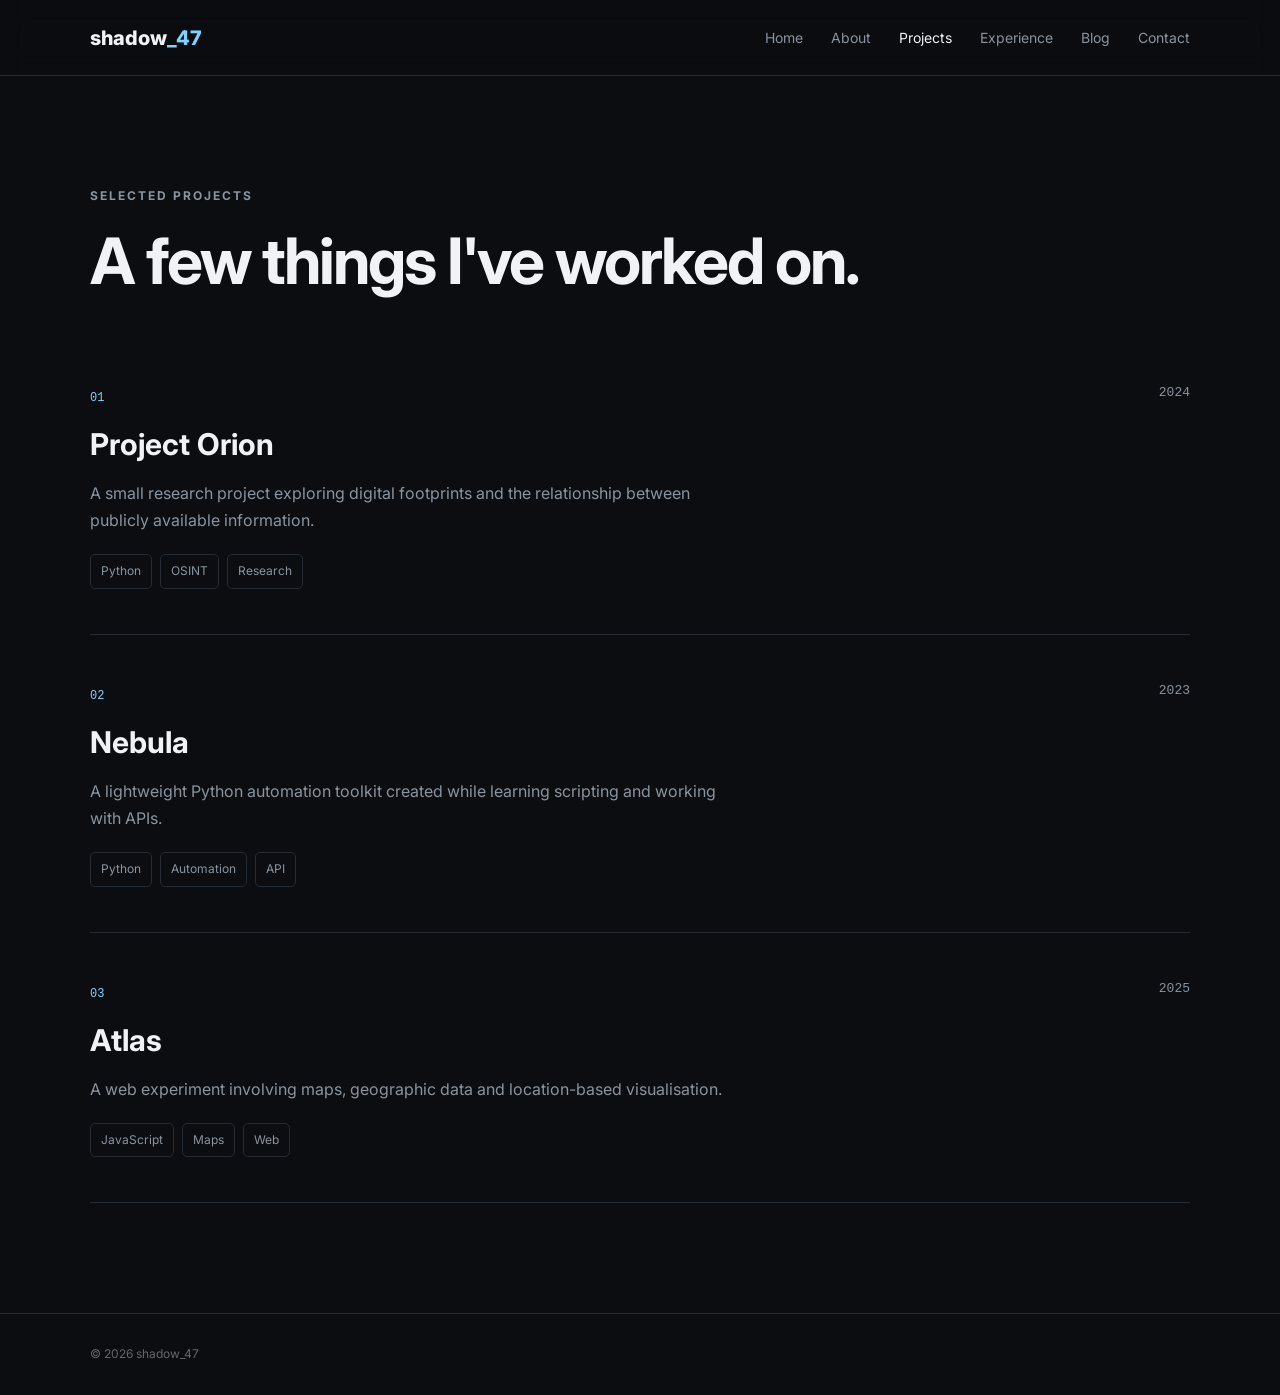
<file: ctf/projects.html>
<!DOCTYPE html>
<html lang="en">

<head>

    <meta charset="UTF-8">

    <meta name="viewport"
          content="width=device-width, initial-scale=1.0">

    <title>Projects — shadow_47</title>

    <link rel="stylesheet" href="style.css">

    <link href="https://fonts.googleapis.com/css2?family=Inter:wght@400;500;600;700;800&display=swap"
          rel="stylesheet">

</head>

<body>


<header class="navbar">

    <div class="container nav-container">

        <a href="index.html" class="logo">
            shadow<span>_47</span>
        </a>

        <nav>

            <a href="index.html">Home</a>
            <a href="about.html">About</a>
            <a href="projects.html" class="active">Projects</a>
            <a href="experience.html">Experience</a>
            <a href="blog.html">Blog</a>
            <a href="contact.html">Contact</a>

        </nav>

    </div>

</header>


<main class="page">

    <div class="container">

        <p class="section-label">
            SELECTED PROJECTS
        </p>

        <h1 class="page-title">
            A few things I've worked on.
        </h1>


        <!-- PROJECT 1 -->

        <article class="project-row">

            <div class="project-info">

                <span class="project-number">
                    01
                </span>

                <h2>
                    Project Orion
                </h2>

                <p>

                    A small research project exploring digital
                    footprints and the relationship between
                    publicly available information.

                </p>

                <div class="tags">

                    <span>Python</span>
                    <span>OSINT</span>
                    <span>Research</span>

                </div>

            </div>

            <div class="project-meta">

                <span>2024</span>

            </div>

        </article>


        <!-- PROJECT 2 -->

        <article class="project-row">

            <div class="project-info">

                <span class="project-number">
                    02
                </span>

                <h2>
                    Nebula
                </h2>

                <p>

                    A lightweight Python automation toolkit
                    created while learning scripting and
                    working with APIs.

                </p>

                <div class="tags">

                    <span>Python</span>
                    <span>Automation</span>
                    <span>API</span>

                </div>

            </div>

            <div class="project-meta">

                <span>2023</span>

            </div>

        </article>


        <!-- PROJECT 3 -->

        <article class="project-row">

            <div class="project-info">

                <span class="project-number">
                    03
                </span>

                <h2>
                    Atlas
                </h2>

                <p>

                    A web experiment involving maps,
                    geographic data and location-based
                    visualisation.

                </p>

                <div class="tags">

                    <span>JavaScript</span>
                    <span>Maps</span>
                    <span>Web</span>

                </div>

            </div>

            <div class="project-meta">

                <span>2025</span>

            </div>

        </article>


    </div>

</main>


<footer>

    <div class="container footer-content">

        <p>© 2026 shadow_47</p>

    </div>

</footer>


</body>
</html>
</file>
<file: style.css>
* {
    margin: 0;
    padding: 0;
    box-sizing: border-box;
}

:root {

    --bg: #0b0d10;

    --surface: #11151a;

    --border: #252b33;

    --text: #f0f2f5;

    --muted: #8b949e;

    --accent: #7dd3fc;

    --accent-dark: #38bdf8;

    --green: #7ee787;

}


html {
    scroll-behavior: smooth;
}


body {

    font-family: "Inter", sans-serif;

    background: var(--bg);

    color: var(--text);

    line-height: 1.7;

}


/* CONTAINER */

.container {

    width: min(1100px, 90%);

    margin: auto;

}

.narrow {

    max-width: 800px;

}


/* NAVBAR */

.navbar {

    position: sticky;

    top: 0;

    z-index: 100;

    background: rgba(11, 13, 16, 0.92);

    backdrop-filter: blur(12px);

    border-bottom: 1px solid var(--border);

}


.nav-container {

    height: 75px;

    display: flex;

    align-items: center;

    justify-content: space-between;

}


.logo {

    font-size: 20px;

    font-weight: 800;

    color: var(--text);

    text-decoration: none;

}


.logo span {

    color: var(--accent);

}


nav {

    display: flex;

    gap: 28px;

}


nav a {

    color: var(--muted);

    text-decoration: none;

    font-size: 14px;

    transition: 0.2s;

}


nav a:hover,
nav a.active {

    color: var(--text);

}


/* HERO */

.hero {

    min-height: 700px;

    display: flex;

    align-items: center;

}


.hero-grid {

    display: grid;

    grid-template-columns: 1.2fr 0.8fr;

    gap: 80px;

    align-items: center;

}


.eyebrow,
.section-label {

    font-size: 12px;

    letter-spacing: 2px;

    font-weight: 700;

    color: var(--accent);

    margin-bottom: 20px;

}


.hero h1 {

    font-size: clamp(42px, 6vw, 72px);

    line-height: 1.05;

    letter-spacing: -3px;

    margin-bottom: 30px;

}


.hero h1 span {

    color: var(--muted);

}


.hero-description {

    color: var(--muted);

    max-width: 620px;

    font-size: 17px;

}


/* BUTTONS */

.hero-buttons {

    display: flex;

    gap: 12px;

    margin-top: 35px;

}


.btn {

    padding: 12px 20px;

    border-radius: 6px;

    text-decoration: none;

    font-size: 14px;

    font-weight: 600;

    transition: 0.2s;

}


.btn.primary {

    background: var(--text);

    color: var(--bg);

}


.btn.primary:hover {

    background: var(--accent);

}


.btn.secondary {

    border: 1px solid var(--border);

    color: var(--text);

}


.btn.secondary:hover {

    border-color: var(--accent);

}


/* TERMINAL */

.terminal {

    border: 1px solid var(--border);

    background: #080a0c;

    border-radius: 10px;

    box-shadow: 0 30px 80px rgba(0,0,0,0.35);

    overflow: hidden;

}


.terminal-header {

    height: 40px;

    border-bottom: 1px solid var(--border);

    display: flex;

    align-items: center;

    gap: 7px;

    padding: 0 15px;

}


.terminal-header span {

    width: 9px;

    height: 9px;

    border-radius: 50%;

    background: #444;

}


.terminal-header small {

    margin-left: auto;

    margin-right: auto;

    color: #666;

    font-family: monospace;

}


.terminal-body {

    padding: 28px;

    font-family: monospace;

    font-size: 13px;

    min-height: 300px;

}


.terminal-body p {

    margin-bottom: 10px;

}


.green {

    color: var(--green);

}


.output {

    color: #8b949e;

    margin-left: 15px;

}


/* SKILLS */

.skills-section {

    border-top: 1px solid var(--border);

    border-bottom: 1px solid var(--border);

    padding: 40px 0;

}


.skills {

    display: flex;

    flex-wrap: wrap;

    gap: 10px;

}


.skills span,
.tags span {

    padding: 6px 10px;

    border: 1px solid var(--border);

    border-radius: 5px;

    color: var(--muted);

    font-size: 12px;

}


/* SECTIONS */

.section {

    padding: 110px 0;

}


.section-heading {

    display: flex;

    justify-content: space-between;

    align-items: end;

    margin-bottom: 45px;

}


.section-heading h2 {

    font-size: 38px;

    letter-spacing: -1px;

}


.view-link {

    color: var(--muted);

    text-decoration: none;

    font-size: 14px;

}


.view-link:hover {

    color: var(--accent);

}


/* FEATURED PROJECT */

.featured-project {

    display: grid;

    grid-template-columns: 1fr auto;

    padding: 35px;

    border: 1px solid var(--border);

    background: var(--surface);

    border-radius: 10px;

}


.project-number {

    color: var(--accent);

    font-size: 12px;

    font-family: monospace;

}


.featured-project h3 {

    font-size: 28px;

    margin: 12px 0;

}


.featured-project p {

    color: var(--muted);

    max-width: 650px;

}


.tags {

    display: flex;

    gap: 8px;

    flex-wrap: wrap;

    margin-top: 20px;

}


.project-year {

    color: var(--muted);

    font-family: monospace;

}


/* PAGES */

.page {

    padding: 110px 0;

    min-height: 75vh;

}


.page-title {

    font-size: clamp(42px, 6vw, 64px);

    line-height: 1.1;

    letter-spacing: -2px;

    margin-bottom: 40px;

}


.large-text {

    font-size: 21px;

    color: var(--text);

    margin-bottom: 30px;

}


.page p {

    color: var(--muted);

}


/* ABOUT */

.about-grid {

    display: grid;

    grid-template-columns: 1fr 1fr;

    gap: 50px;

    margin-top: 60px;

    padding-top: 40px;

    border-top: 1px solid var(--border);

}


.about-grid h3 {

    margin-bottom: 15px;

}


.about-grid li {

    color: var(--muted);

    margin-bottom: 8px;

    list-style-position: inside;

}


/* PROJECT LIST */

.project-row {

    display: grid;

    grid-template-columns: 1fr auto;

    padding: 45px 0;

    border-bottom: 1px solid var(--border);

}


.project-row h2 {

    font-size: 30px;

    margin: 10px 0;

}


.project-row p {

    max-width: 650px;

}


.project-meta {

    color: var(--muted);

    font-family: monospace;

}


/* TIMELINE */

.timeline {

    border-left: 1px solid var(--border);

    margin-top: 60px;

}


.timeline-item {

    padding: 0 0 60px 35px;

    position: relative;

}


.timeline-item::before {

    content: "";

    width: 8px;

    height: 8px;

    background: var(--accent);

    position: absolute;

    left: -4px;

    top: 8px;

    border-radius: 50%;

}


.timeline-date {

    color: var(--accent);

    font-family: monospace;

    font-size: 13px;

}


.timeline-item h2 {

    margin: 10px 0;

}


/* BLOG */

.blog {

    padding: 40px 0;

    border-bottom: 1px solid var(--border);

}


.blog-date {

    color: var(--accent);

    font-family: monospace;

    font-size: 13px;

}


.blog h2 {

    font-size: 28px;

    margin: 12px 0 20px;

}


/* CONTACT */

.contact-details {

    margin-top: 60px;

    border-top: 1px solid var(--border);

}


.contact-details div {

    padding: 25px 0;

    border-bottom: 1px solid var(--border);

}


.contact-details span {

    font-size: 11px;

    letter-spacing: 2px;

    color: var(--accent);

}


.contact-details p {

    margin-top: 5px;

}


/* FOOTER */

footer {

    border-top: 1px solid var(--border);

}


.footer-content {

    padding: 30px 0;

    display: flex;

    justify-content: space-between;

}


.footer-content p {

    color: #666;

    font-size: 12px;

}


/* MOBILE */

@media(max-width: 800px) {

    .nav-container {

        height: auto;

        padding: 20px 0;

        flex-direction: column;

        gap: 20px;

    }


    nav {

        gap: 15px;

        flex-wrap: wrap;

        justify-content: center;

    }


    .hero {

        padding: 80px 0;

    }


    .hero-grid {

        grid-template-columns: 1fr;

        gap: 50px;

    }


    .hero h1 {

        letter-spacing: -2px;

    }


    .section-heading {

        align-items: start;

        flex-direction: column;

        gap: 15px;

    }


    .featured-project {

        grid-template-columns: 1fr;

        gap: 20px;

    }


    .project-row {

        grid-template-columns: 1fr;

        gap: 15px;

    }


    .about-grid {

        grid-template-columns: 1fr;

    }


    .footer-content {

        flex-direction: column;

        gap: 10px;

    }

}
</file>
<file: ctf/style.css>
* {
    margin: 0;
    padding: 0;
    box-sizing: border-box;
}

:root {

    --bg: #0b0d10;

    --surface: #11151a;

    --border: #252b33;

    --text: #f0f2f5;

    --muted: #8b949e;

    --accent: #7dd3fc;

    --accent-dark: #38bdf8;

    --green: #7ee787;

}


html {
    scroll-behavior: smooth;
}


body {

    font-family: "Inter", sans-serif;

    background: var(--bg);

    color: var(--text);

    line-height: 1.7;

}


/* CONTAINER */

.container {

    width: min(1100px, 90%);

    margin: auto;

}

.narrow {

    max-width: 800px;

}


/* NAVBAR */

.navbar {

    position: sticky;

    top: 0;

    z-index: 100;

    background: rgba(11, 13, 16, 0.92);

    backdrop-filter: blur(12px);

    border-bottom: 1px solid var(--border);

}


.nav-container {

    height: 75px;

    display: flex;

    align-items: center;

    justify-content: space-between;

}


.logo {

    font-size: 20px;

    font-weight: 800;

    color: var(--text);

    text-decoration: none;

}


.logo span {

    color: var(--accent);

}


nav {

    display: flex;

    gap: 28px;

}


nav a {

    color: var(--muted);

    text-decoration: none;

    font-size: 14px;

    transition: 0.2s;

}


nav a:hover,
nav a.active {

    color: var(--text);

}


/* HERO */

.hero {

    min-height: 700px;

    display: flex;

    align-items: center;

}


.hero-grid {

    display: grid;

    grid-template-columns: 1.2fr 0.8fr;

    gap: 80px;

    align-items: center;

}


.eyebrow,
.section-label {

    font-size: 12px;

    letter-spacing: 2px;

    font-weight: 700;

    color: var(--accent);

    margin-bottom: 20px;

}


.hero h1 {

    font-size: clamp(42px, 6vw, 72px);

    line-height: 1.05;

    letter-spacing: -3px;

    margin-bottom: 30px;

}


.hero h1 span {

    color: var(--muted);

}


.hero-description {

    color: var(--muted);

    max-width: 620px;

    font-size: 17px;

}


/* BUTTONS */

.hero-buttons {

    display: flex;

    gap: 12px;

    margin-top: 35px;

}


.btn {

    padding: 12px 20px;

    border-radius: 6px;

    text-decoration: none;

    font-size: 14px;

    font-weight: 600;

    transition: 0.2s;

}


.btn.primary {

    background: var(--text);

    color: var(--bg);

}


.btn.primary:hover {

    background: var(--accent);

}


.btn.secondary {

    border: 1px solid var(--border);

    color: var(--text);

}


.btn.secondary:hover {

    border-color: var(--accent);

}


/* TERMINAL */

.terminal {

    border: 1px solid var(--border);

    background: #080a0c;

    border-radius: 10px;

    box-shadow: 0 30px 80px rgba(0,0,0,0.35);

    overflow: hidden;

}


.terminal-header {

    height: 40px;

    border-bottom: 1px solid var(--border);

    display: flex;

    align-items: center;

    gap: 7px;

    padding: 0 15px;

}


.terminal-header span {

    width: 9px;

    height: 9px;

    border-radius: 50%;

    background: #444;

}


.terminal-header small {

    margin-left: auto;

    margin-right: auto;

    color: #666;

    font-family: monospace;

}


.terminal-body {

    padding: 28px;

    font-family: monospace;

    font-size: 13px;

    min-height: 300px;

}


.terminal-body p {

    margin-bottom: 10px;

}


.green {

    color: var(--green);

}


.output {

    color: #8b949e;

    margin-left: 15px;

}


/* SKILLS */

.skills-section {

    border-top: 1px solid var(--border);

    border-bottom: 1px solid var(--border);

    padding: 40px 0;

}


.skills {

    display: flex;

    flex-wrap: wrap;

    gap: 10px;

}


.skills span,
.tags span {

    padding: 6px 10px;

    border: 1px solid var(--border);

    border-radius: 5px;

    color: var(--muted);

    font-size: 12px;

}


/* SECTIONS */

.section {

    padding: 110px 0;

}


.section-heading {

    display: flex;

    justify-content: space-between;

    align-items: end;

    margin-bottom: 45px;

}


.section-heading h2 {

    font-size: 38px;

    letter-spacing: -1px;

}


.view-link {

    color: var(--muted);

    text-decoration: none;

    font-size: 14px;

}


.view-link:hover {

    color: var(--accent);

}


/* FEATURED PROJECT */

.featured-project {

    display: grid;

    grid-template-columns: 1fr auto;

    padding: 35px;

    border: 1px solid var(--border);

    background: var(--surface);

    border-radius: 10px;

}


.project-number {

    color: var(--accent);

    font-size: 12px;

    font-family: monospace;

}


.featured-project h3 {

    font-size: 28px;

    margin: 12px 0;

}


.featured-project p {

    color: var(--muted);

    max-width: 650px;

}


.tags {

    display: flex;

    gap: 8px;

    flex-wrap: wrap;

    margin-top: 20px;

}


.project-year {

    color: var(--muted);

    font-family: monospace;

}


/* PAGES */

.page {

    padding: 110px 0;

    min-height: 75vh;

}


.page-title {

    font-size: clamp(42px, 6vw, 64px);

    line-height: 1.1;

    letter-spacing: -2px;

    margin-bottom: 40px;

}


.large-text {

    font-size: 21px;

    color: var(--text);

    margin-bottom: 30px;

}


.page p {

    color: var(--muted);

}


/* ABOUT */

.about-grid {

    display: grid;

    grid-template-columns: 1fr 1fr;

    gap: 50px;

    margin-top: 60px;

    padding-top: 40px;

    border-top: 1px solid var(--border);

}


.about-grid h3 {

    margin-bottom: 15px;

}


.about-grid li {

    color: var(--muted);

    margin-bottom: 8px;

    list-style-position: inside;

}


/* PROJECT LIST */

.project-row {

    display: grid;

    grid-template-columns: 1fr auto;

    padding: 45px 0;

    border-bottom: 1px solid var(--border);

}


.project-row h2 {

    font-size: 30px;

    margin: 10px 0;

}


.project-row p {

    max-width: 650px;

}


.project-meta {

    color: var(--muted);

    font-family: monospace;

}


/* TIMELINE */

.timeline {

    border-left: 1px solid var(--border);

    margin-top: 60px;

}


.timeline-item {

    padding: 0 0 60px 35px;

    position: relative;

}


.timeline-item::before {

    content: "";

    width: 8px;

    height: 8px;

    background: var(--accent);

    position: absolute;

    left: -4px;

    top: 8px;

    border-radius: 50%;

}


.timeline-date {

    color: var(--accent);

    font-family: monospace;

    font-size: 13px;

}


.timeline-item h2 {

    margin: 10px 0;

}


/* BLOG */

.blog {

    padding: 40px 0;

    border-bottom: 1px solid var(--border);

}


.blog-date {

    color: var(--accent);

    font-family: monospace;

    font-size: 13px;

}


.blog h2 {

    font-size: 28px;

    margin: 12px 0 20px;

}


/* CONTACT */

.contact-details {

    margin-top: 60px;

    border-top: 1px solid var(--border);

}


.contact-details div {

    padding: 25px 0;

    border-bottom: 1px solid var(--border);

}


.contact-details span {

    font-size: 11px;

    letter-spacing: 2px;

    color: var(--accent);

}


.contact-details p {

    margin-top: 5px;

}


/* FOOTER */

footer {

    border-top: 1px solid var(--border);

}


.footer-content {

    padding: 30px 0;

    display: flex;

    justify-content: space-between;

}


.footer-content p {

    color: #666;

    font-size: 12px;

}


/* MOBILE */

@media(max-width: 800px) {

    .nav-container {

        height: auto;

        padding: 20px 0;

        flex-direction: column;

        gap: 20px;

    }


    nav {

        gap: 15px;

        flex-wrap: wrap;

        justify-content: center;

    }


    .hero {

        padding: 80px 0;

    }


    .hero-grid {

        grid-template-columns: 1fr;

        gap: 50px;

    }


    .hero h1 {

        letter-spacing: -2px;

    }


    .section-heading {

        align-items: start;

        flex-direction: column;

        gap: 15px;

    }


    .featured-project {

        grid-template-columns: 1fr;

        gap: 20px;

    }


    .project-row {

        grid-template-columns: 1fr;

        gap: 15px;

    }


    .about-grid {

        grid-template-columns: 1fr;

    }


    .footer-content {

        flex-direction: column;

        gap: 10px;

    }

}
</file>
